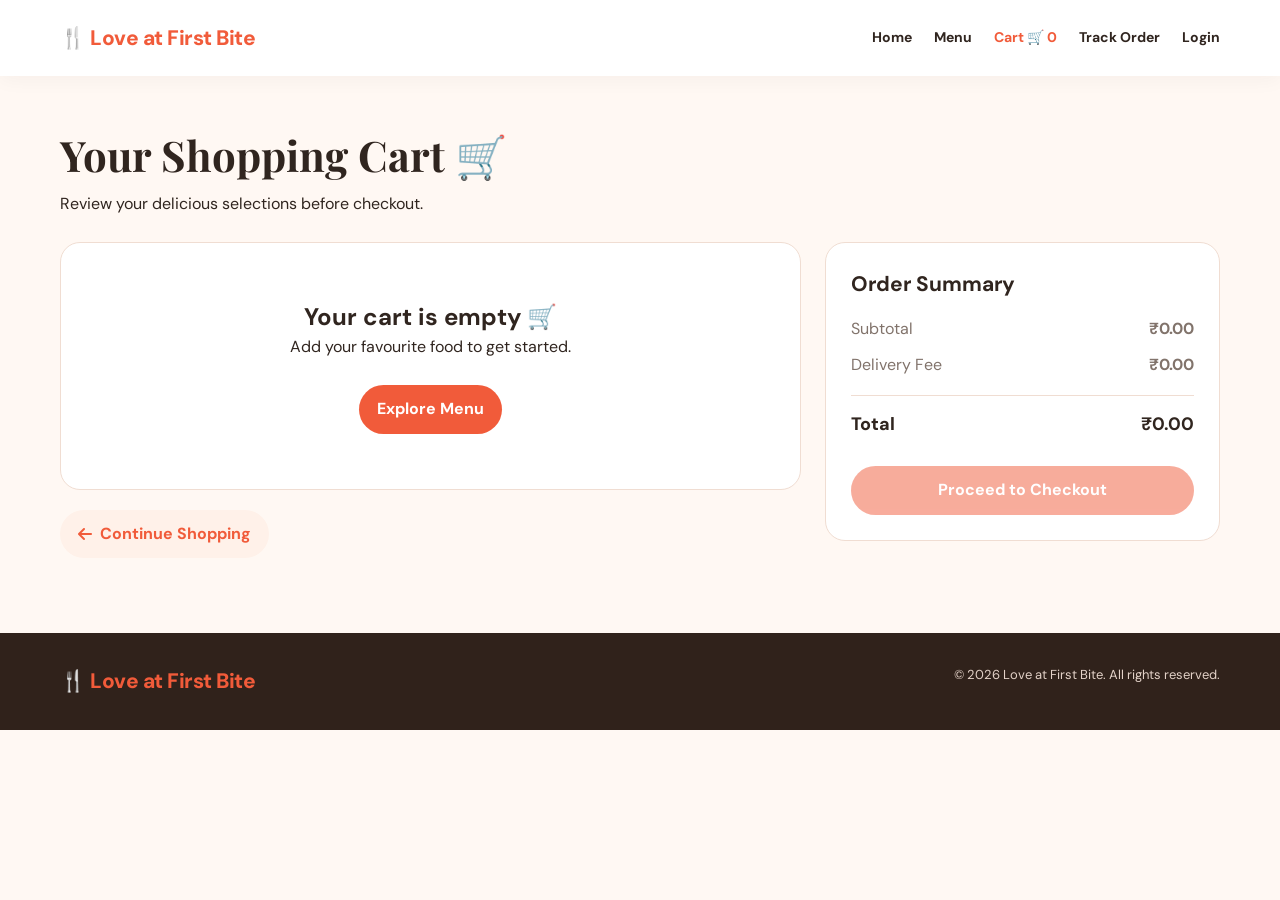
<file: cart.html>
<!DOCTYPE html>
<html lang="en">
<head>
    <meta charset="UTF-8">
    <meta name="viewport" content="width=device-width, initial-scale=1.0">
    <title>Your Cart | Love at First Bite</title>
    <link rel="stylesheet" href="css/style.css">
    <link rel="stylesheet" href="https://cdnjs.cloudflare.com/ajax/libs/font-awesome/6.5.0/css/all.min.css">
    <script src="js/script.js" defer></script>
</head>
<body>

<header class="site-header">
    <div class="container header-inner">
        <a class="logo" href="index.html">🍴 Love at First Bite</a>
        <nav class="nav">
            <a href="index.html">Home</a>
            <a href="menu.html">Menu</a>
            <a class="active" href="cart.html">Cart 🛒 <span id="cartCount" class="cart-count">0</span></a>
            <a href="tracking.html">Track Order</a>
            <a href="login.html">Login</a>
        </nav>
    </div>
</header>

<main class="container">
    <section class="page-hero">
        <h1>Your Shopping Cart 🛒</h1>
        <p>Review your delicious selections before checkout.</p>
    </section>

    <section class="page-layout">
        <div>
            <div id="cartItems" class="cart-list"></div>
            <p style="margin-top:20px">
                <a class="btn secondary" href="menu.html">
                    <i class="fa-solid fa-arrow-left"></i> Continue Shopping
                </a>
            </p>
        </div>

        <aside class="panel summary">
            <h2>Order Summary</h2>
            <div class="summary-row">
                <span>Subtotal</span>
                <strong id="cartSubtotal">₹0.00</strong>
            </div>
            <div class="summary-row">
                <span>Delivery Fee</span>
                <strong id="deliveryFee">₹0.00</strong>
            </div>
            <div class="summary-row total">
                <span>Total</span>
                <strong id="cartTotal">₹0.00</strong>
            </div>
            <a class="btn" id="checkoutBtn" href="checkout.html">Proceed to Checkout</a>
        </aside>
    </section>
</main>

<footer class="site-footer">
    <div class="container footer-inner">
        <a class="logo" href="index.html">🍴 Love at First Bite</a>
        <p>© 2026 Love at First Bite. All rights reserved.</p>
    </div>
</footer>

</body>
</html>
</file>
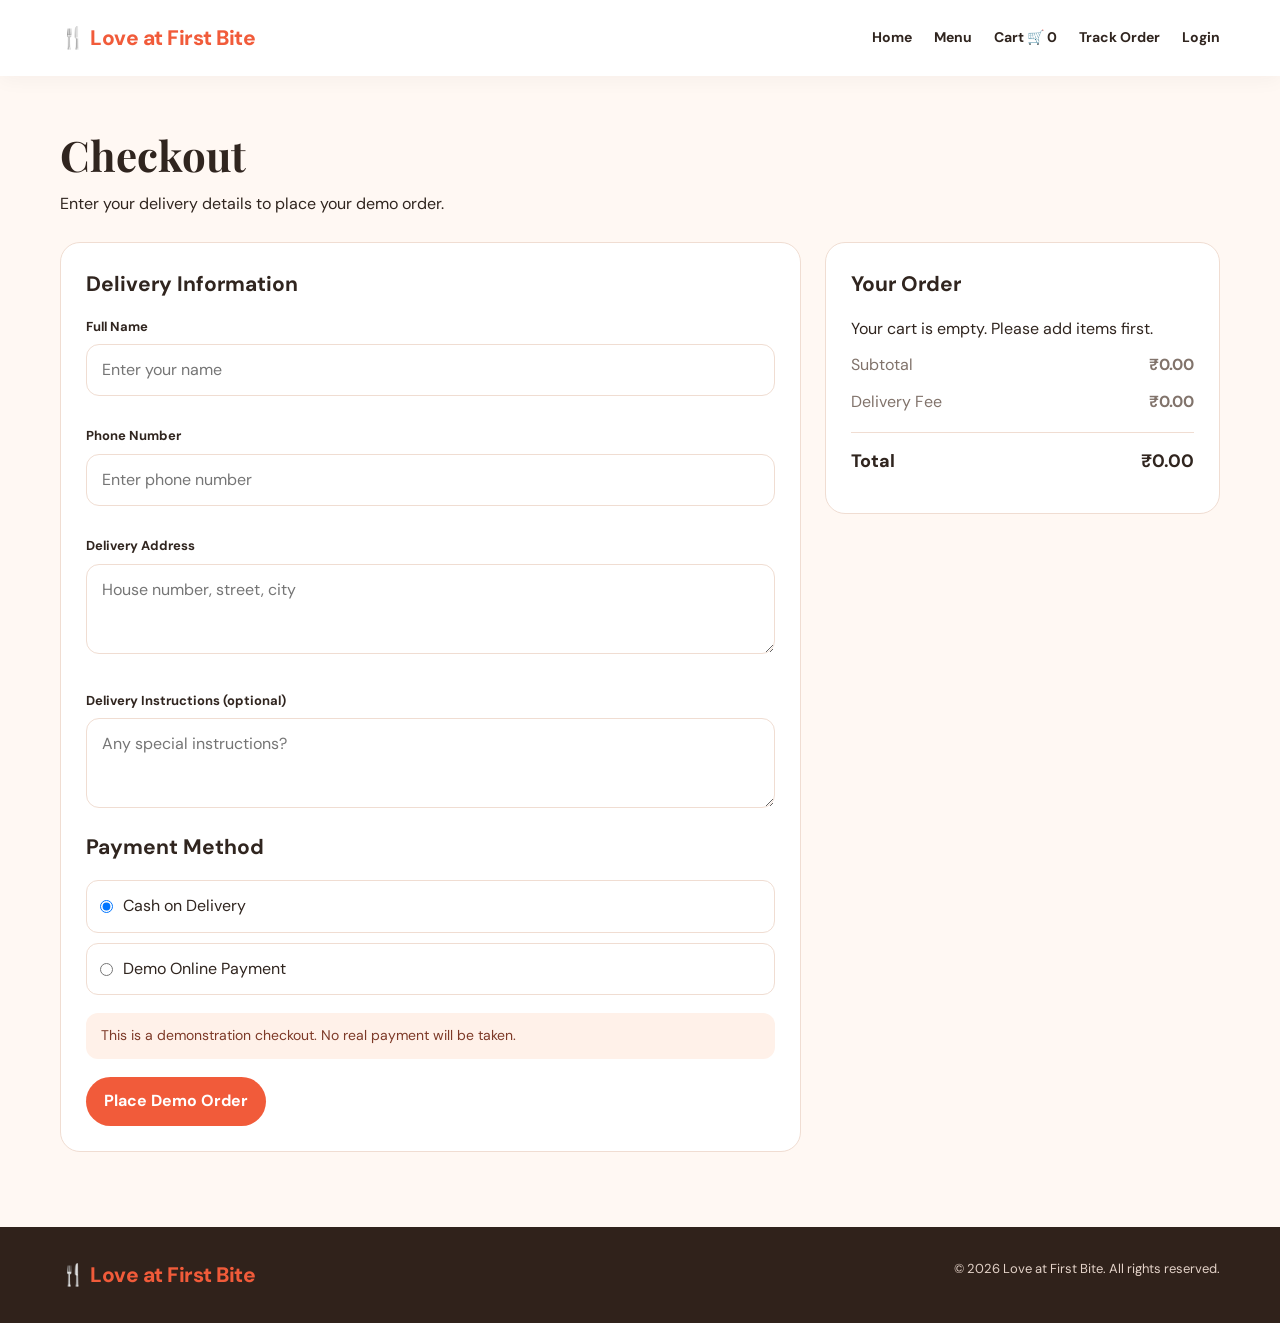
<file: checkout.html>
<!DOCTYPE html>
<html lang="en">
<head>
    <meta charset="UTF-8">
    <meta name="viewport" content="width=device-width, initial-scale=1.0">
    <title>Checkout | Love at First Bite</title>
    <link rel="stylesheet" href="css/style.css">
    <link rel="stylesheet" href="https://cdnjs.cloudflare.com/ajax/libs/font-awesome/6.5.0/css/all.min.css">
    <script src="js/script.js" defer></script>
</head>
<body>

<header class="site-header">
    <div class="container header-inner">
        <a class="logo" href="index.html">🍴 Love at First Bite</a>
        <nav class="nav">
            <a href="index.html">Home</a>
            <a href="menu.html">Menu</a>
            <a href="cart.html">Cart 🛒 <span id="cartCount" class="cart-count">0</span></a>
            <a href="tracking.html">Track Order</a>
            <a href="login.html">Login</a>
        </nav>
    </div>
</header>

<main class="container">
    <section class="page-hero">
        <h1>Checkout</h1>
        <p>Enter your delivery details to place your demo order.</p>
    </section>

    <section class="page-layout">
        <form id="checkoutForm" class="panel">
            <h2>Delivery Information</h2>

            <div class="form-grid">
                <div class="form-group full">
                    <label for="customerName">Full Name</label>
                    <input class="form-control" id="customerName" required autocomplete="name" placeholder="Enter your name">
                </div>

                <div class="form-group full">
                    <label for="customerPhone">Phone Number</label>
                    <input class="form-control" id="customerPhone" type="tel" required autocomplete="tel" pattern="[0-9+() -]{7,20}" placeholder="Enter phone number">
                </div>

                <div class="form-group full">
                    <label for="customerAddress">Delivery Address</label>
                    <textarea class="form-control" id="customerAddress" required autocomplete="street-address" placeholder="House number, street, city"></textarea>
                </div>

                <div class="form-group full">
                    <label for="instructions">Delivery Instructions (optional)</label>
                    <textarea class="form-control" id="instructions" placeholder="Any special instructions?"></textarea>
                </div>
            </div>

            <h2>Payment Method</h2>
            <div class="payment-options">
                <label class="payment-option">
                    <input type="radio" name="payment" value="Cash on Delivery" checked>
                    Cash on Delivery
                </label>
                <label class="payment-option">
                    <input type="radio" name="payment" value="Demo Online Payment">
                    Demo Online Payment
                </label>
            </div>

            <p class="notice" style="margin-top:18px">
                This is a demonstration checkout. No real payment will be taken.
            </p>

            <button class="btn" type="submit">Place Demo Order</button>
        </form>

        <aside class="panel summary">
            <h2>Your Order</h2>
            <div id="checkoutItems"></div>

            <div class="summary-row">
                <span>Subtotal</span>
                <strong id="checkoutSubtotal">₹0.00</strong>
            </div>
            <div class="summary-row">
                <span>Delivery Fee</span>
                <strong id="checkoutDelivery">₹0.00</strong>
            </div>
            <div class="summary-row total">
                <span>Total</span>
                <strong id="checkoutTotal">₹0.00</strong>
            </div>
        </aside>
    </section>
</main>

<footer class="site-footer">
    <div class="container footer-inner">
        <a class="logo" href="index.html">🍴 Love at First Bite</a>
        <p>© 2026 Love at First Bite. All rights reserved.</p>
    </div>
</footer>

</body>
</html>
</file>
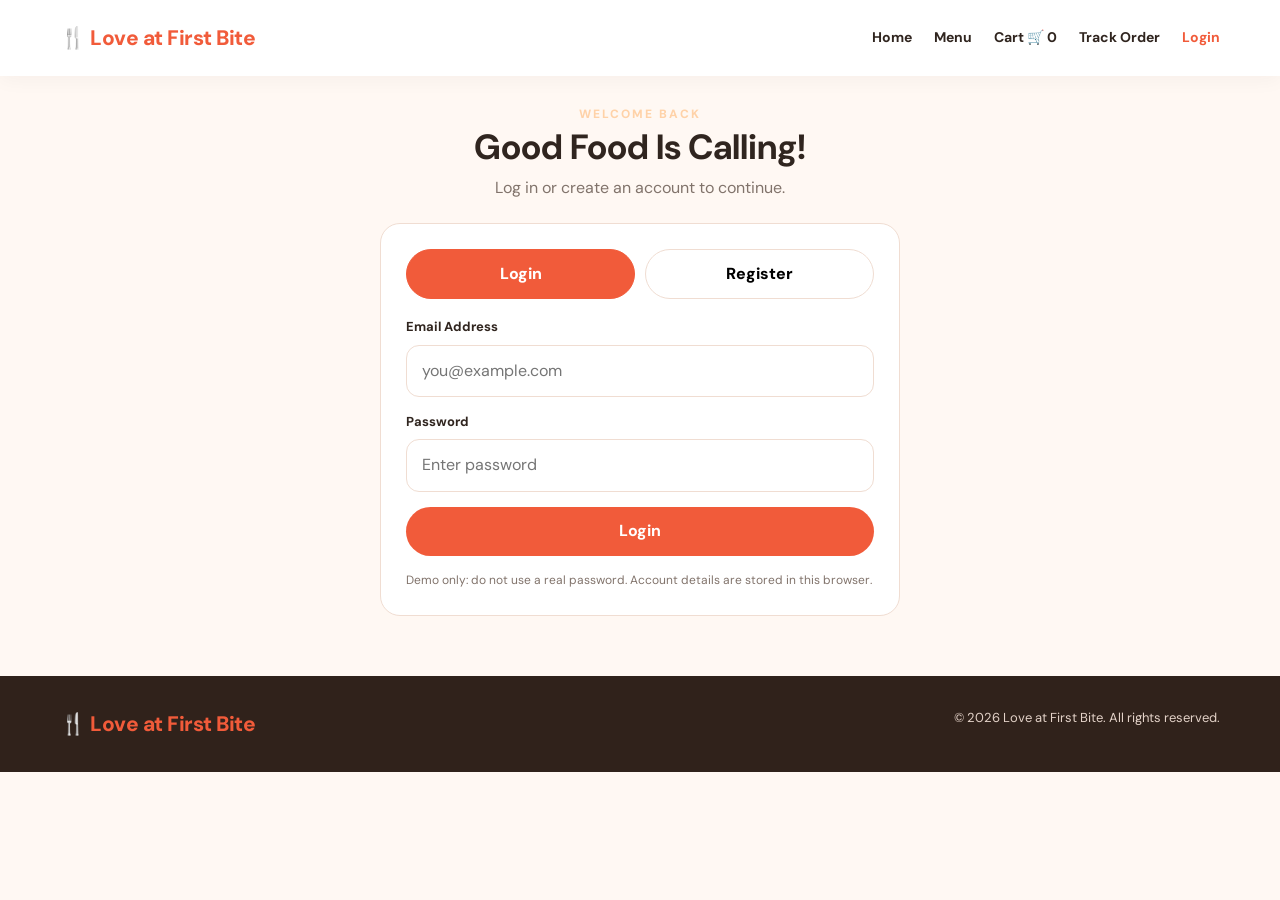
<file: login.html>
<!DOCTYPE html>
<html lang="en">
<head>
    <meta charset="UTF-8">
    <meta name="viewport" content="width=device-width, initial-scale=1.0">
    <title>Login | Love at First Bite</title>
    <link rel="stylesheet" href="css/style.css">
    <link rel="stylesheet" href="https://cdnjs.cloudflare.com/ajax/libs/font-awesome/6.5.0/css/all.min.css">
    <script src="js/script.js" defer></script>
</head>
<body>

<header class="site-header">
    <div class="container header-inner">
        <a class="logo" href="index.html">🍴 Love at First Bite</a>
        <nav class="nav">
            <a href="index.html">Home</a>
            <a href="menu.html">Menu</a>
            <a href="cart.html">Cart 🛒 <span id="cartCount" class="cart-count">0</span></a>
            <a href="tracking.html">Track Order</a>
            <a class="active" href="login.html">Login</a>
        </nav>
    </div>
</header>

<main class="container">
    <section class="auth-wrap">
        <div class="section-heading" style="text-align:center">
            <span class="eyebrow">Welcome back</span>
            <h1>Good Food Is Calling!</h1>
            <p>Log in or create an account to continue.</p>
        </div>

        <div class="panel">
            <div class="auth-tabs">
                <button id="showLogin" class="active" type="button">Login</button>
                <button id="showRegister" type="button">Register</button>
            </div>

            <form id="loginForm">
                <div class="form-group">
                    <label for="loginEmail">Email Address</label>
                    <input class="form-control" id="loginEmail" type="email" required autocomplete="email" placeholder="you@example.com">
                </div>

                <div class="form-group">
                    <label for="loginPassword">Password</label>
                    <input class="form-control" id="loginPassword" type="password" required autocomplete="current-password" placeholder="Enter password">
                </div>

                <button class="btn" style="width:100%" type="submit">Login</button>
            </form>

            <form id="registerForm" hidden>
                <div class="form-group">
                    <label for="registerName">Full Name</label>
                    <input class="form-control" id="registerName" required autocomplete="name" placeholder="Your name">
                </div>

                <div class="form-group">
                    <label for="registerEmail">Email Address</label>
                    <input class="form-control" id="registerEmail" type="email" required autocomplete="email" placeholder="you@example.com">
                </div>

                <div class="form-group">
                    <label for="registerPassword">Create Password</label>
                    <input class="form-control" id="registerPassword" type="password" minlength="6" required autocomplete="new-password" placeholder="At least 6 characters">
                </div>

                <button class="btn" style="width:100%" type="submit">Create Account</button>
            </form>

            <p id="loginMessage" class="message" role="status"></p>
            <p class="muted" style="font-size:12px;margin-top:15px">
                Demo only: do not use a real password. Account details are stored in this browser.
            </p>
        </div>
    </section>
</main>

<footer class="site-footer">
    <div class="container footer-inner">
        <a class="logo" href="index.html">🍴 Love at First Bite</a>
        <p>© 2026 Love at First Bite. All rights reserved.</p>
    </div>
</footer>

</body>
</html>
</file>
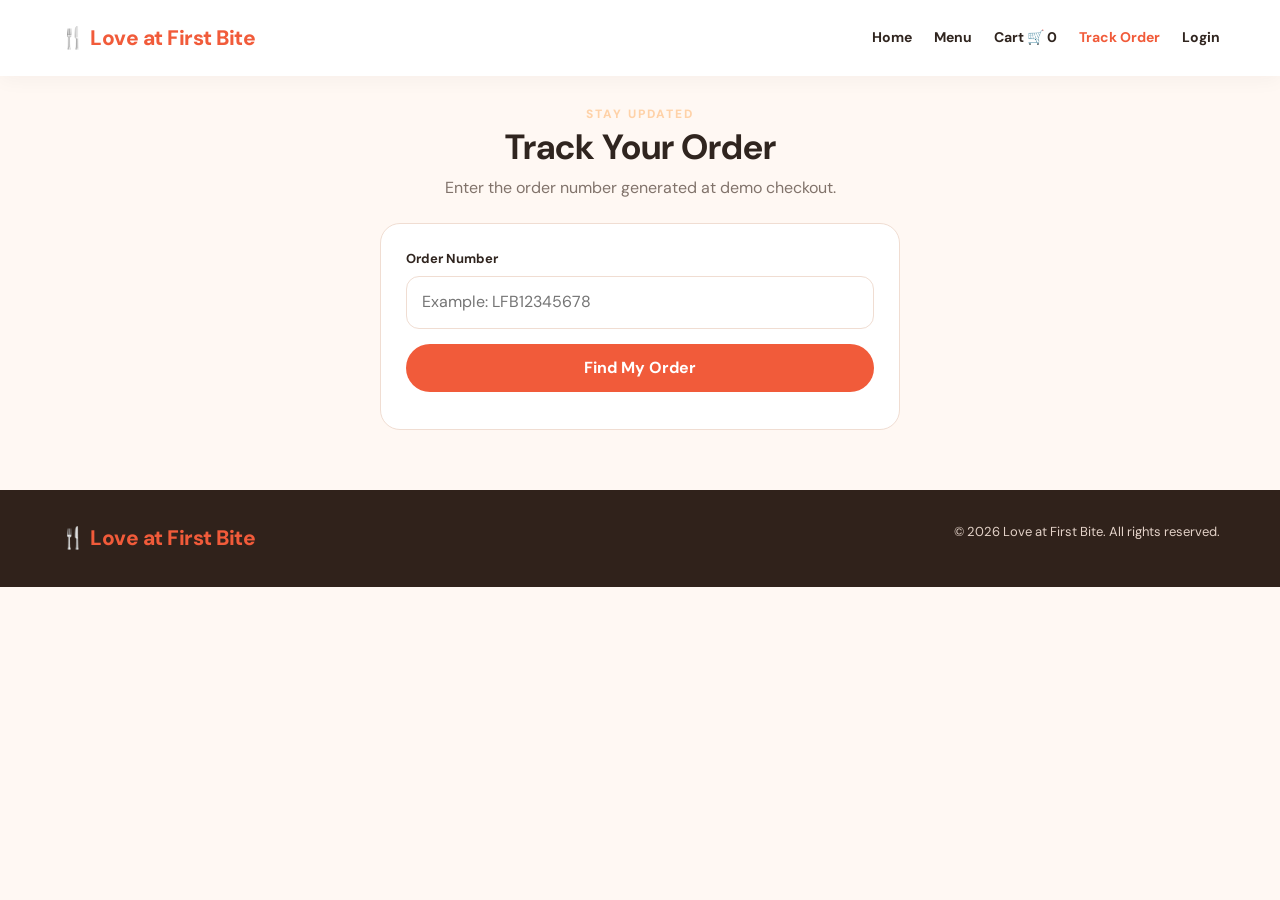
<file: tracking.html>
<!DOCTYPE html>
<html lang="en">
<head>
    <meta charset="UTF-8">
    <meta name="viewport" content="width=device-width, initial-scale=1.0">
    <title>Track Order | Love at First Bite</title>
    <link rel="stylesheet" href="css/style.css">
    <link rel="stylesheet" href="https://cdnjs.cloudflare.com/ajax/libs/font-awesome/6.5.0/css/all.min.css">
    <script src="js/script.js" defer></script>
</head>
<body>

<header class="site-header">
    <div class="container header-inner">
        <a class="logo" href="index.html">🍴 Love at First Bite</a>
        <nav class="nav">
            <a href="index.html">Home</a>
            <a href="menu.html">Menu</a>
            <a href="cart.html">Cart 🛒 <span id="cartCount" class="cart-count">0</span></a>
            <a class="active" href="tracking.html">Track Order</a>
            <a href="login.html">Login</a>
        </nav>
    </div>
</header>

<main class="container">
    <section class="auth-wrap">
        <div class="section-heading" style="text-align:center">
            <span class="eyebrow">Stay updated</span>
            <h1>Track Your Order</h1>
            <p>Enter the order number generated at demo checkout.</p>
        </div>

        <div class="panel">
            <form id="trackingForm">
                <div class="form-group">
                    <label for="orderNumber">Order Number</label>
                    <input class="form-control" id="orderNumber" required placeholder="Example: LFB12345678">
                </div>

                <button class="btn" type="submit" style="width:100%">Find My Order</button>
            </form>

            <p id="trackingMessage" class="message" role="status"></p>

            <div id="trackingResult" hidden style="margin-top:25px">
                <h2>Order Details</h2>
                <p>Order Number: <strong id="trackingOrderNumber"></strong></p>
                <p>Customer: <strong id="trackingCustomer"></strong></p>
                <p>Total: <strong id="trackingAmount"></strong></p>
                <p>Status: <strong id="trackingStatus">Order Placed</strong></p>

                <div class="tracking-progress">
                    <div class="progress-step active completed" data-step="0">
                        <div class="progress-dot"><i class="fa-solid fa-check"></i></div>
                        Order Placed
                    </div>
                    <div class="progress-step" data-step="1">
                        <div class="progress-dot">2</div>
                        Preparing
                    </div>
                    <div class="progress-step" data-step="2">
                        <div class="progress-dot">3</div>
                        On the Way
                    </div>
                    <div class="progress-step" data-step="3">
                        <div class="progress-dot">4</div>
                        Delivered
                    </div>
                </div>

                <p class="muted">This is a demo tracking page. It does not connect to a real delivery service.</p>
            </div>
        </div>
    </section>
</main>

<footer class="site-footer">
    <div class="container footer-inner">
        <a class="logo" href="index.html">🍴 Love at First Bite</a>
        <p>© 2026 Love at First Bite. All rights reserved.</p>
    </div>
</footer>

</body>
</html>
</file>
<file: css/style.css>
@import url('https://fonts.googleapis.com/css2?family=DM+Sans:wght@400;500;600;700;800&family=Playfair+Display:wght@700;800&display=swap');

/* =========================
   COLOURS AND RESET
========================= */

:root {
    --orange: #f15b3a;
    --orange-dark: #d94729;
    --cream: #fff8f3;
    --ink: #30251f;
    --muted: #81736b;
    --line: #f0ddd2;
    --white: #ffffff;
    --green: #2e7d5b;
}

* {
    box-sizing: border-box;
    margin: 0;
    padding: 0;
}

html {
    scroll-behavior: smooth;
}

body {
    font-family: 'DM Sans', Arial, sans-serif;
    background: var(--cream);
    color: var(--ink);
    line-height: 1.55;
}

a {
    color: inherit;
    text-decoration: none;
}

button,
input,
textarea,
select {
    font: inherit;
}

button {
    cursor: pointer;
}

img {
    max-width: 100%;
    display: block;
}

/* =========================
   COMMON LAYOUT
========================= */

.container {
    width: min(1160px, 92%);
    margin-inline: auto;
}

.section {
    padding: 18px 0 42px;
}

.section-heading {
    margin-bottom: 22px;
}

.section-heading h1,
.section-heading h2 {
    font-size: clamp(25px, 3.5vw, 35px);
    line-height: 1.2;
    margin-bottom: 8px;
}

.section-heading p,
.muted {
    color: var(--muted);
}

.section-top {
    display: flex;
    align-items: end;
    justify-content: space-between;
    gap: 18px;
    flex-wrap: wrap;
}

/* =========================
   NAVIGATION
========================= */

.site-header {
    background: #ffffff;
    position: sticky;
    top: 0;
    z-index: 20;
    box-shadow: 0 3px 20px #3821140b;
}

.header-inner {
    min-height: 76px;
    display: flex;
    align-items: center;
    justify-content: space-between;
    gap: 20px;
    flex-wrap: wrap;
}

.logo {
    font-size: 21px;
    font-weight: 800;
    color: var(--orange);
    letter-spacing: -.5px;
}

.logo i {
    margin-right: 7px;
}

.nav {
    display: flex;
    align-items: center;
    gap: 22px;
    flex-wrap: wrap;
}

.nav a {
    font-size: 14px;
    font-weight: 700;
}

.nav a:hover,
.nav a.active {
    color: var(--orange);
}

/* =========================
   BUTTONS
========================= */

.btn,
.nav .cart-link {
    display: inline-flex;
    align-items: center;
    justify-content: center;
    gap: 8px;
    border: 0;
    border-radius: 28px;
    padding: 12px 18px;
    background: var(--orange);
    color: #ffffff;
    font-weight: 700;
    transition: .2s;
}

.btn:hover,
.nav .cart-link:hover {
    background: var(--orange-dark);
    color: #ffffff;
    transform: translateY(-1px);
}

.btn.secondary {
    background: #fff1e9;
    color: var(--orange);
}

.btn.secondary:hover {
    background: #ffe3d5;
}

.btn.dark {
    background: var(--ink);
}

/* =========================
   HOME HERO
========================= */

.hero {
    margin: 28px auto 45px;
    min-height: 350px;
    border-radius: 28px;
    overflow: hidden;

    background:
        linear-gradient(
            90deg,
            #25160ee8 0%,
            #25160e9c 48%,
            #25160e20 100%
        ),
        url('https://images.unsplash.com/photo-1513104890138-7c749659a591?auto=format&fit=crop&w=1600&q=85')
        center / cover;

    display: flex;
    align-items: center;
    color: #ffffff;
    padding: clamp(28px, 6vw, 70px);
}

.hero-content {
    max-width: 560px;
}

.eyebrow {
    font-size: 12px;
    letter-spacing: 2px;
    color: #ffd2a8;
    font-weight: 800;
    text-transform: uppercase;
}

.hero h1,
.page-hero h1 {
    font-family: 'Playfair Display', Georgia, serif;
    font-size: clamp(36px, 5vw, 60px);
    line-height: 1.1;
    margin: 14px 0;
}

.hero p {
    max-width: 490px;
    color: #fff0e7;
    margin-bottom: 24px;
}

/* =========================
   PAGE HEADING
========================= */

.page-hero {
    padding: 42px 0 25px;
}

.page-hero h1 {
    font-size: 42px;
}

/* =========================
   SEARCH BAR
========================= */

.search-box {
    display: flex;
    gap: 10px;
    max-width: 570px;
    margin: 20px 0;
}

.field,
.search-box input,
.form-control {
    width: 100%;
    border: 1px solid var(--line);
    background: #ffffff;
    border-radius: 13px;
    padding: 13px 15px;
    outline: none;
    color: var(--ink);
}

.field:focus,
.search-box input:focus,
.form-control:focus {
    border-color: var(--orange);
    box-shadow: 0 0 0 3px #f15b3a18;
}

/* =========================
   CATEGORY BUTTONS
========================= */

.categories {
    display: flex;
    gap: 10px;
    overflow-x: auto;
    padding: 4px 0 16px;
}

.category-btn {
    white-space: nowrap;
    border: 1px solid #efd5c7;
    background: #ffffff;
    color: var(--ink);
    padding: 11px 17px;
    border-radius: 24px;
    font-size: 14px;
    font-weight: 700;
}

.category-btn:hover,
.category-btn.active {
    background: var(--orange);
    color: #ffffff;
    border-color: var(--orange);
}

/* =========================
   FOOD GRID
========================= */

.food-grid {
    display: grid;
    grid-template-columns: repeat(4, minmax(0, 1fr));
    gap: 20px;
}

/* =========================
   FOOD CARD
========================= */

.food-card {
    background: #ffffff;
    border: 1px solid var(--line);
    border-radius: 19px;
    overflow: hidden;
    box-shadow: 0 6px 22px #4c28100a;
    transition: transform .22s, box-shadow .22s;
}

.food-card:hover {
    transform: translateY(-5px);
    box-shadow: 0 14px 30px #4c281018;
}

/* Main image area */
.food-image {
    width: 100%;
    height: 200px;
    background: #f1e5dc;
    position: relative;
    overflow: hidden;
}

.food-image img {
    width: 100%;
    height: 100%;
    object-fit: cover;
    display: block;
    transition: transform .35s;
}

.food-card:hover .food-image img {
    transform: scale(1.05);
}

/* Food category badge */
.food-tag {
    position: absolute;
    top: 12px;
    left: 12px;
    background: #fffefaed;
    color: var(--orange-dark);
    border-radius: 20px;
    padding: 5px 10px;
    font-size: 11px;
    font-weight: 800;
}

/* Food information */
.food-details {
    padding: 15px;
}

.food-details h3 {
    font-size: 17px;
    margin-bottom: 5px;
}

.food-description {
    font-size: 12px;
    color: var(--muted);
    min-height: 38px;
}

.food-rating {
    color: #d18a08;
    font-size: 13px;
    margin: 10px 0;
}

.food-bottom {
    display: flex;
    align-items: center;
    justify-content: space-between;
    gap: 8px;
    margin-top: 12px;
}

.food-price {
    font-size: 16px;
    font-weight: 800;
    white-space: nowrap;
}

.add-cart-btn {
    border: 0;
    background: var(--orange);
    color: #ffffff;
    border-radius: 24px;
    padding: 10px 12px;
    font-size: 12px;
    font-weight: 800;
    white-space: nowrap;
}

.add-cart-btn:hover {
    background: var(--orange-dark);
}

/* Empty search/cart message */
.empty-message {
    text-align: center;
    grid-column: 1 / -1;
    padding: 55px 20px;
    background: #ffffff;
    border: 1px solid var(--line);
    border-radius: 20px;
}

/* =========================
   CART AND CHECKOUT LAYOUT
========================= */

.page-layout {
    display: grid;
    grid-template-columns: minmax(0, 1.5fr) minmax(280px, .8fr);
    gap: 24px;
    align-items: start;
    padding-bottom: 55px;
}

.cart-list {
    display: grid;
    gap: 14px;
}

.cart-item {
    display: grid;
    grid-template-columns: 100px 1fr auto;
    gap: 15px;
    align-items: center;
    background: #ffffff;
    border: 1px solid var(--line);
    border-radius: 17px;
    padding: 13px;
}

.cart-item img {
    width: 100px;
    height: 95px;
    object-fit: cover;
    border-radius: 12px;
    background: #f1e5dc;
}

.cart-item h3 {
    font-size: 16px;
}

.quantity-controls {
    display: flex;
    align-items: center;
    gap: 12px;
    margin-top: 8px;
}

.quantity-controls button {
    width: 29px;
    height: 29px;
    border: 1px solid var(--line);
    border-radius: 50%;
    background: #ffffff;
    font-weight: 800;
}

.remove-btn {
    border: 0;
    background: none;
    color: #c7462c;
    font-weight: 700;
    font-size: 13px;
}

/* =========================
   PANELS AND ORDER SUMMARY
========================= */

.panel {
    background: #ffffff;
    border: 1px solid var(--line);
    border-radius: 20px;
    padding: 25px;
}

.summary h2,
.panel h2 {
    font-size: 21px;
    margin-bottom: 16px;
}

.summary-row {
    display: flex;
    justify-content: space-between;
    gap: 15px;
    margin: 12px 0;
    color: var(--muted);
}

.summary-row.total {
    border-top: 1px solid var(--line);
    padding-top: 15px;
    margin-top: 17px;
    color: var(--ink);
    font-size: 18px;
    font-weight: 800;
}

.summary .btn {
    width: 100%;
    margin-top: 15px;
}

/* =========================
   FORMS
========================= */

.form-grid {
    display: grid;
    grid-template-columns: 1fr 1fr;
    gap: 15px;
}

.form-group {
    margin-bottom: 15px;
}

.form-group label {
    display: block;
    font-size: 13px;
    font-weight: 700;
    margin-bottom: 7px;
}

.form-group.full {
    grid-column: 1 / -1;
}

textarea.form-control {
    resize: vertical;
    min-height: 90px;
}

.payment-options {
    display: grid;
    gap: 10px;
}

.payment-option {
    display: flex;
    gap: 10px;
    align-items: center;
    border: 1px solid var(--line);
    border-radius: 12px;
    padding: 13px;
    background: #ffffff;
}

.message {
    margin-top: 12px;
    font-size: 14px;
    color: var(--green);
}

/* =========================
   LOGIN AND REGISTER
========================= */

.auth-wrap {
    max-width: 520px;
    margin: 25px auto 60px;
}

.auth-tabs {
    display: flex;
    gap: 10px;
    margin-bottom: 18px;
}

.auth-tabs button {
    flex: 1;
    border: 1px solid var(--line);
    border-radius: 25px;
    padding: 12px;
    background: #ffffff;
    font-weight: 800;
}

.auth-tabs button.active {
    background: var(--orange);
    border-color: var(--orange);
    color: #ffffff;
}

/* =========================
   ORDER TRACKING
========================= */

.tracking-progress {
    display: grid;
    grid-template-columns: repeat(4, 1fr);
    gap: 8px;
    margin: 24px 0;
}

.progress-step {
    text-align: center;
    color: #9b8b81;
    font-size: 12px;
}

.progress-dot {
    width: 35px;
    height: 35px;
    border-radius: 50%;
    display: grid;
    place-items: center;
    background: #eeeeee;
    margin: 0 auto 8px;
    font-weight: 800;
}

.progress-step.completed .progress-dot,
.progress-step.active .progress-dot {
    background: var(--orange);
    color: #ffffff;
}

/* =========================
   HOME PROMO CARDS
========================= */

.promo-grid {
    display: grid;
    grid-template-columns: repeat(3, 1fr);
    gap: 18px;
}

.promo-card {
    background: #ffffff;
    border: 1px solid var(--line);
    border-radius: 18px;
    padding: 23px;
}

.promo-card i {
    font-size: 26px;
    color: var(--orange);
    margin-bottom: 14px;
}

/* =========================
   NOTICES
========================= */

.notice {
    background: #fff1e9;
    color: #7d3927;
    padding: 12px 15px;
    border-radius: 12px;
    margin-bottom: 18px;
    font-size: 14px;
}

/* =========================
   FOOTER
========================= */

.site-footer {
    background: #30221b;
    color: #ffffff;
    padding: 32px 0;
    margin-top: 20px;
}

.footer-inner {
    display: flex;
    justify-content: space-between;
    gap: 15px;
    flex-wrap: wrap;
}

.site-footer p {
    color: #e3d2c8;
    font-size: 13px;
}

/* =========================
   RESPONSIVE DESIGN
========================= */

@media (max-width: 1000px) {
    .food-grid {
        grid-template-columns: repeat(3, minmax(0, 1fr));
    }

    .nav {
        gap: 14px;
    }
}

@media (max-width: 760px) {
    .header-inner {
        padding: 14px 0;
    }

    .nav {
        width: 100%;
        gap: 13px;
    }

    .nav a {
        font-size: 13px;
    }

    .hero {
        min-height: 300px;
    }

    .food-grid {
        grid-template-columns: repeat(2, minmax(0, 1fr));
    }

    .page-layout {
        grid-template-columns: 1fr;
    }

    .promo-grid {
        grid-template-columns: 1fr;
    }

    .page-hero h1 {
        font-size: 34px;
    }
}

@media (max-width: 480px) {
    .food-grid {
        grid-template-columns: 1fr;
    }

    .food-image {
        height: 225px;
    }

    .cart-item {
        grid-template-columns: 75px 1fr;
    }

    .cart-item img {
        width: 75px;
        height: 75px;
    }

    .cart-item .remove-btn {
        grid-column: 2;
        justify-self: start;
    }

    .form-grid {
        grid-template-columns: 1fr;
    }

    .form-group.full {
        grid-column: auto;
    }

    .hero {
        padding: 26px;
    }

    .hero h1 {
        font-size: 38px;
    }
}
</file>
